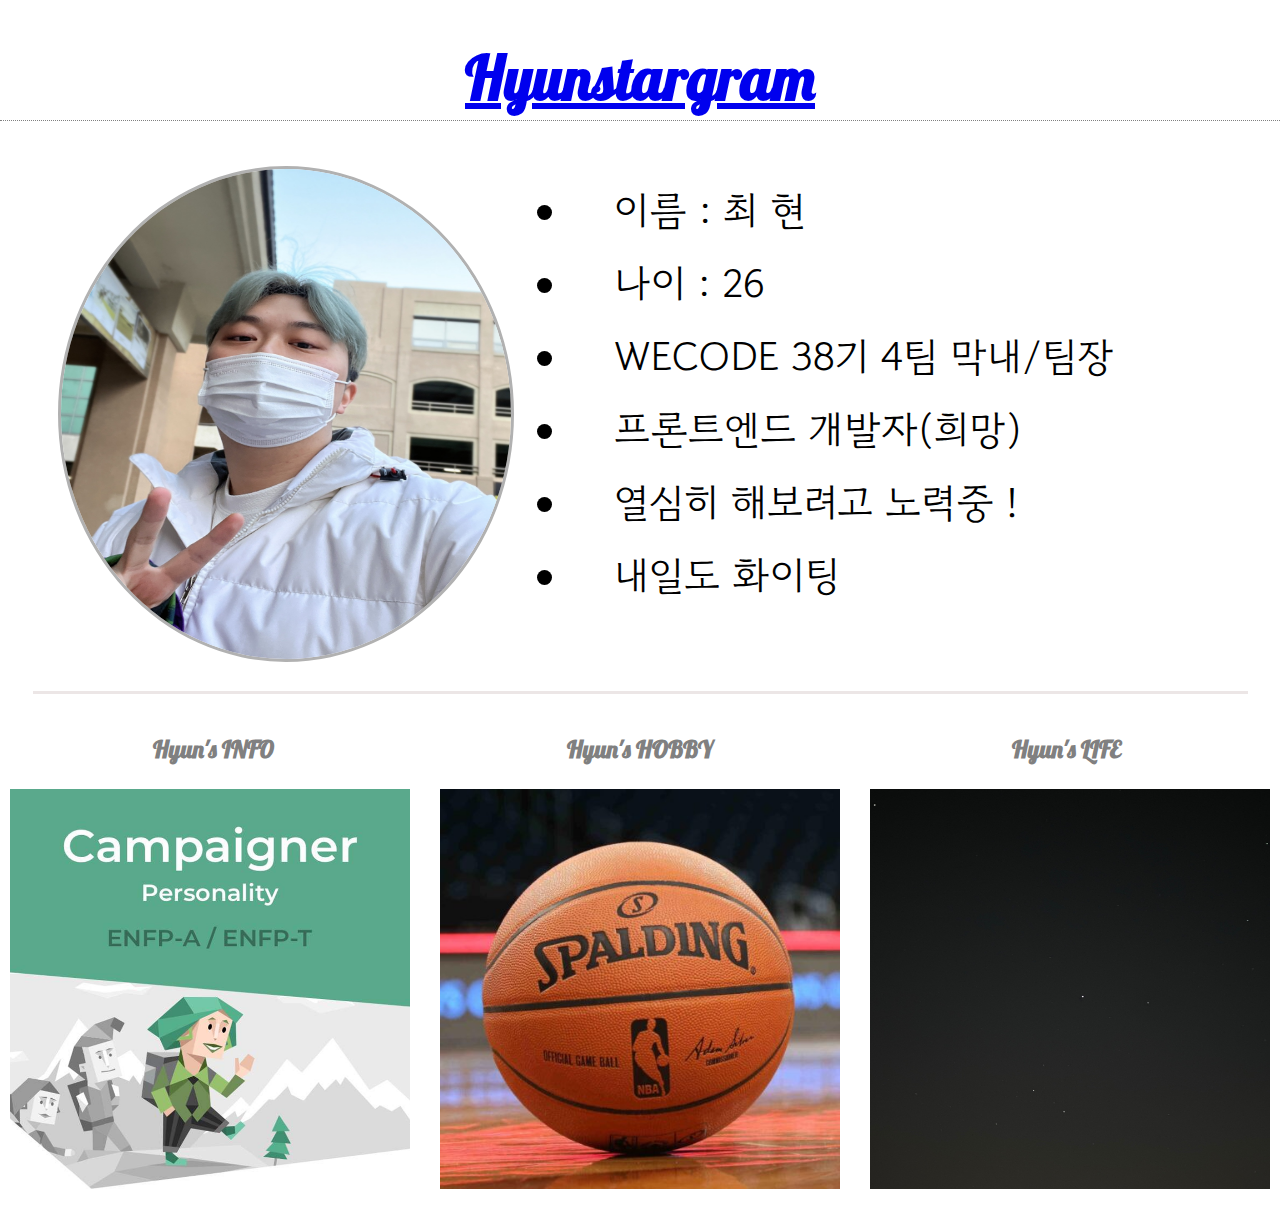
<file: index.html>
<!DOCTYPE html>
<html lang="en">
<head>
    <meta charset="UTF-8">
    <meta http-equiv="X-UA-Compatible" content="IE=edge">
    <meta name="viewport" content="width=device-width, initial-scale=1.0">
    <title>Profile-최현</title>
    <link rel="stylesheet" href="style.css">
    <link rel="preconnect" href="https://fonts.googleapis.com">
    <link rel="preconnect" href="https://fonts.gstatic.com" crossorigin>
    <link href="https://fonts.googleapis.com/css2?family=Gowun+Dodum&family=Lobster&display=swap" rel="stylesheet">
</head>
<body>
    <div class=frame>
        <nav class="mainbar">
           <h1 style="font-family: 'Lobster'; pointer-events: none;"><a href="index.html">Hyunstargram</a></h1>
        </nav>
        <div class="first-mid" >
            <div class="profileimg"><img src="profileIMG.jpg" alt="내얼굴" style=float:left>
                <li>이름 : 최 현</li>
                <li>나이 : 26</li>
                <li>WECODE 38기 4팀 막내/팀장</li>
                <li>프론트엔드 개발자(희망)</li>
                <li>열심히 해보려고 노력중 !</li>
                <li>내일도 화이팅</li>
            </div>
        </div>
        <div class="nametag">
            <h2>Hyun's INFO</h2>
            <h2>Hyun's HOBBY</h2>
            <h2>Hyun's LIFE</h2>
        </div>
        <div class="second-mid">
            <a href="enfp.html"><img src="enfp.png" ></a>
            <a href="basketball.html"><img src="basketball.jpg"></a>
            <a href="star.html"><img src="star2.jpg" ></a>           
        </div>
        <footer class ="last-footer">
        </footer>
    </div>
</body>
</html>
</file>
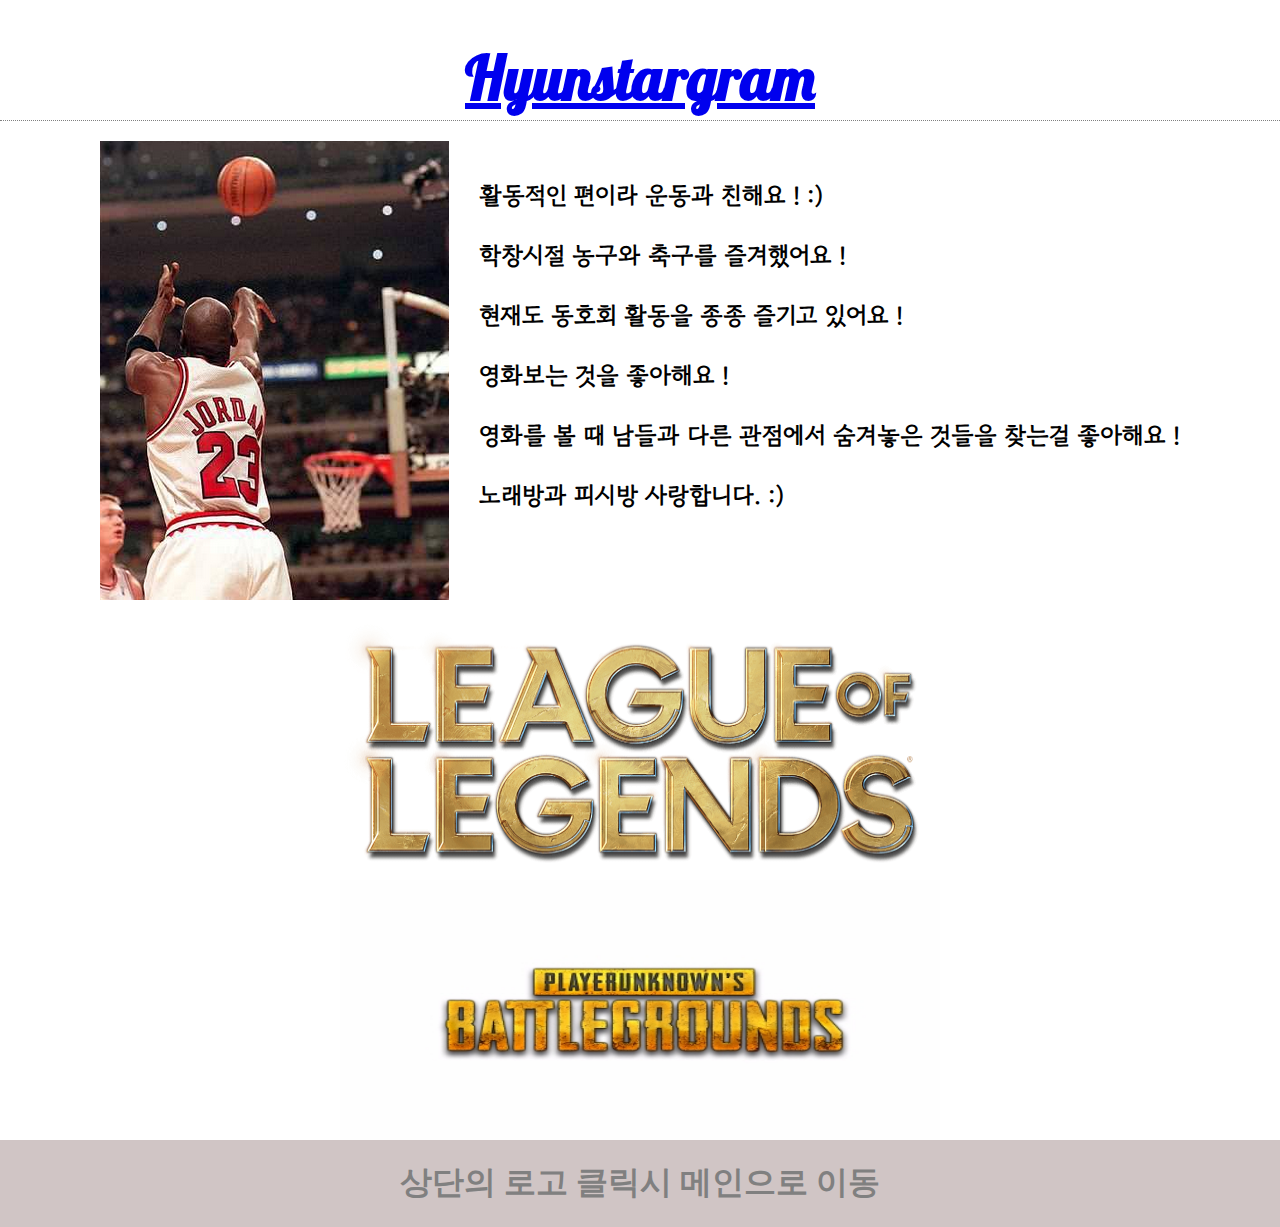
<file: basketball.html>
<!DOCTYPE html>
<html lang="en">
<head>
    <meta charset="UTF-8">
    <meta http-equiv="X-UA-Compatible" content="IE=edge">
    <meta name="viewport" content="width=device-width, initial-scale=1.0">
    <title>Profile-최현</title>
    <link rel="stylesheet" href="style.css">
    <link rel="preconnect" href="https://fonts.googleapis.com">
    <link rel="preconnect" href="https://fonts.gstatic.com" crossorigin>
    <link href="https://fonts.googleapis.com/css2?family=Gowun+Dodum&family=Lobster&display=swap" rel="stylesheet">
</head>
<body>
    <div class=frame>
        <nav class="mainbar">
           <h1 style="font-family: 'Lobster';"><a href="index.html">Hyunstargram</a></h1>
        </nav>
        <div class="enfp">
        <img src="jordan.png">
        <p style="font-family:'Gowun Dodum' , sans-serif;"> 
            활동적인 편이라 운동과 친해요 ! :)<br>
            학창시절 농구와 축구를 즐겨했어요 !<br>
            현재도 동호회 활동을 종종 즐기고 있어요 !<br> 
            영화보는 것을 좋아해요 ! <br>
            영화를 볼 때 남들과 다른 관점에서 숨겨놓은 것들을 찾는걸 좋아해요 ! <br>
            노래방과 피시방 사랑합니다. :) <br>
            </p>
        </div>
        <div class="logo">
            <img src="lollogo.png" >
            <img src="pubglogo.jpg" >
        </div>
    </div>
    <div class="last-footer">
<h1 style="color: gray; text-align: center;">상단의 로고 클릭시 메인으로 이동</h1>
    </div>
</body>
</html>
</file>
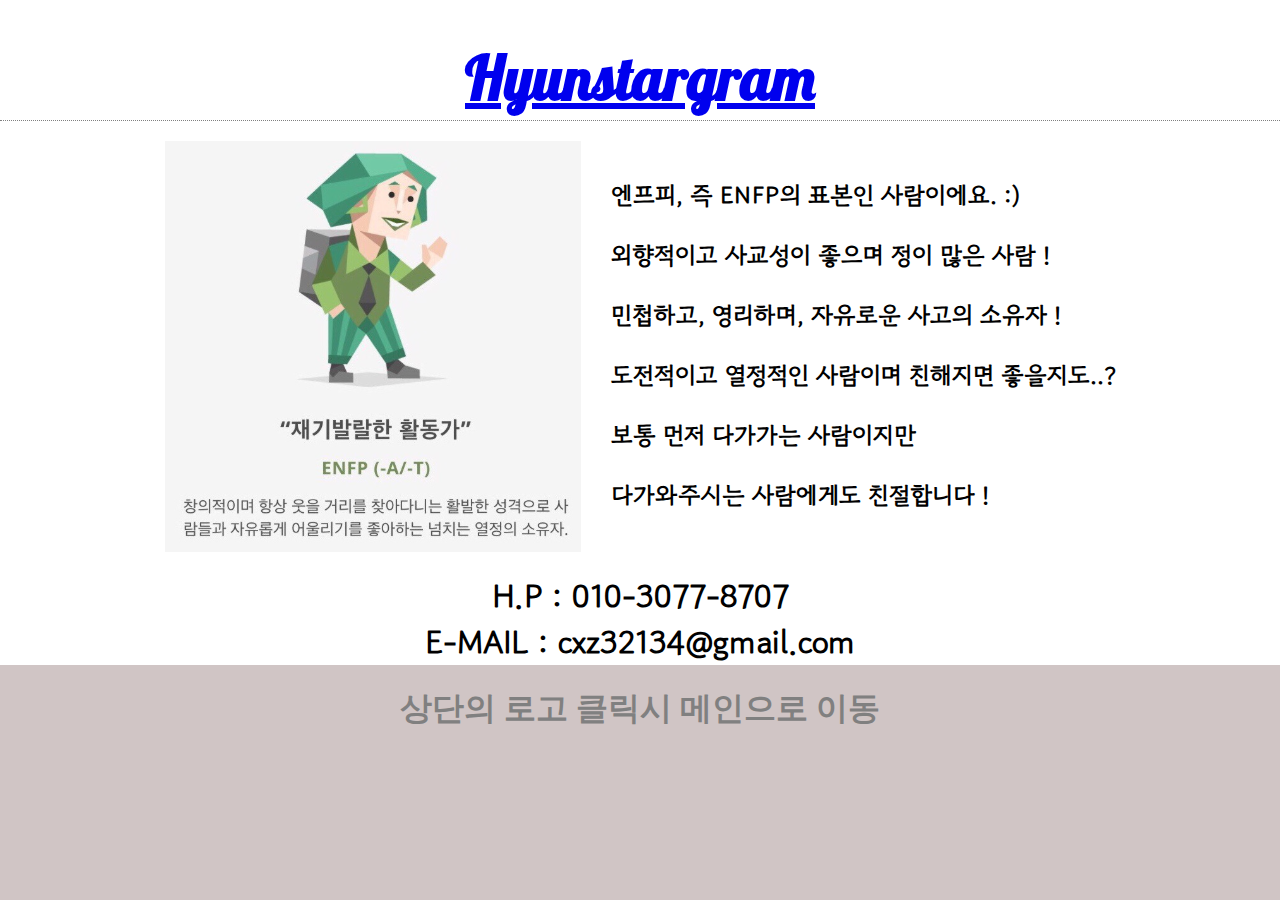
<file: enfp.html>
<!DOCTYPE html>
<html lang="en">
<head>
    <meta charset="UTF-8">
    <meta http-equiv="X-UA-Compatible" content="IE=edge">
    <meta name="viewport" content="width=device-width, initial-scale=1.0">
    <title>Profile-최현</title>
    <link rel="stylesheet" href="style.css">
    <link rel="preconnect" href="https://fonts.googleapis.com">
    <link rel="preconnect" href="https://fonts.gstatic.com" crossorigin>
    <link href="https://fonts.googleapis.com/css2?family=Gowun+Dodum&family=Lobster&display=swap" rel="stylesheet">
</head>
<body>
    <div class=frame>
        <nav class="mainbar">
           <h1 style="font-family: 'Lobster';"><a href="index.html">Hyunstargram</a></h1>
        </nav>
        <div class="enfp">
        <img src="enfp2.png">
        <p style="font-family:'Gowun Dodum' , sans-serif;"> 
            엔프피, 즉 ENFP의 표본인 사람이에요. :)<br>
            외향적이고 사교성이 좋으며 정이 많은 사람 ! <br> 
            민첩하고, 영리하며, 자유로운 사고의 소유자 ! <br>
            도전적이고 열정적인 사람이며 친해지면 좋을지도..? <br>
            보통 먼저 다가가는 사람이지만<br>
            다가와주시는 사람에게도 친절합니다 !</p>
        </div>
        <h1 style="font-family:'Gowun Dodum' , sans-serif; text-align: center;">H.P : 010-3077-8707 <br>
        E-MAIL : cxz32134@gmail.com</h1>
    </div>
    <div class="last-footer">
<h1 style="color: gray; text-align: center;">상단의 로고 클릭시 메인으로 이동</h1>
    </div>
</body>
</html>
</file>
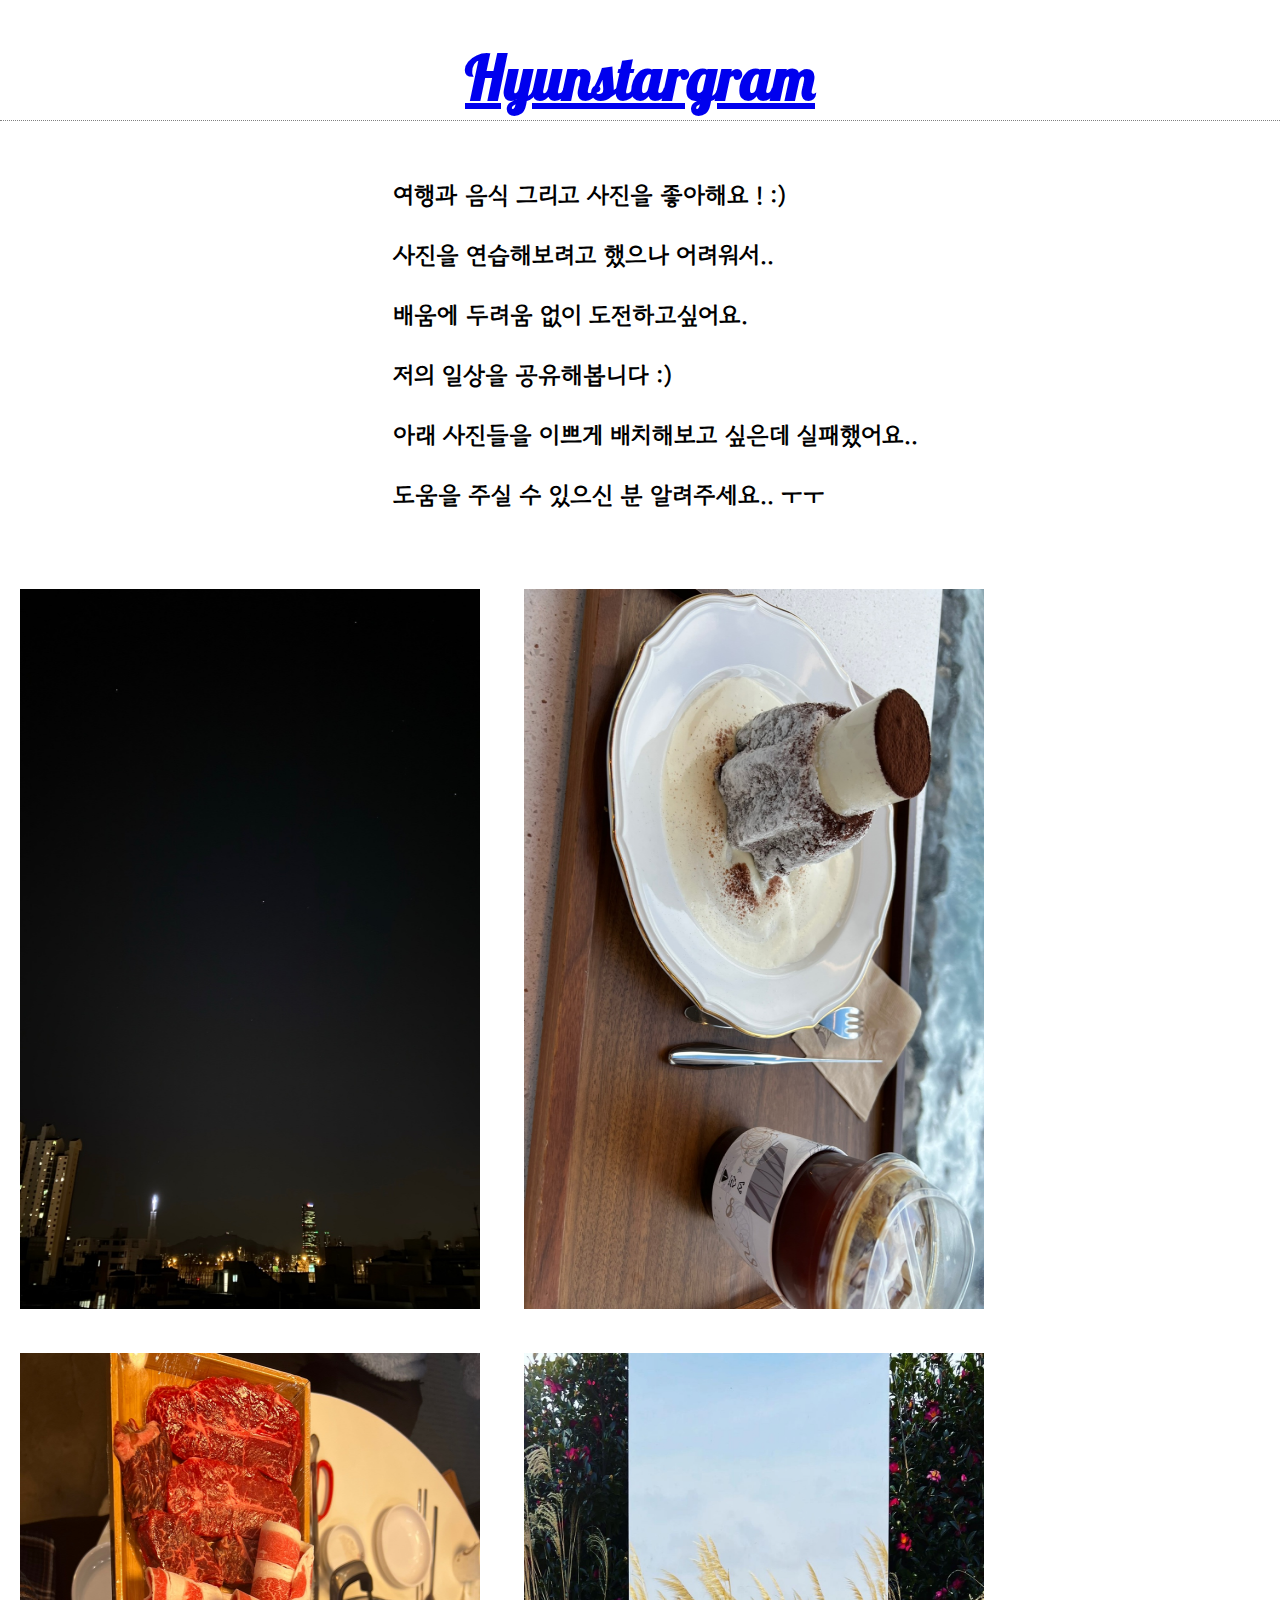
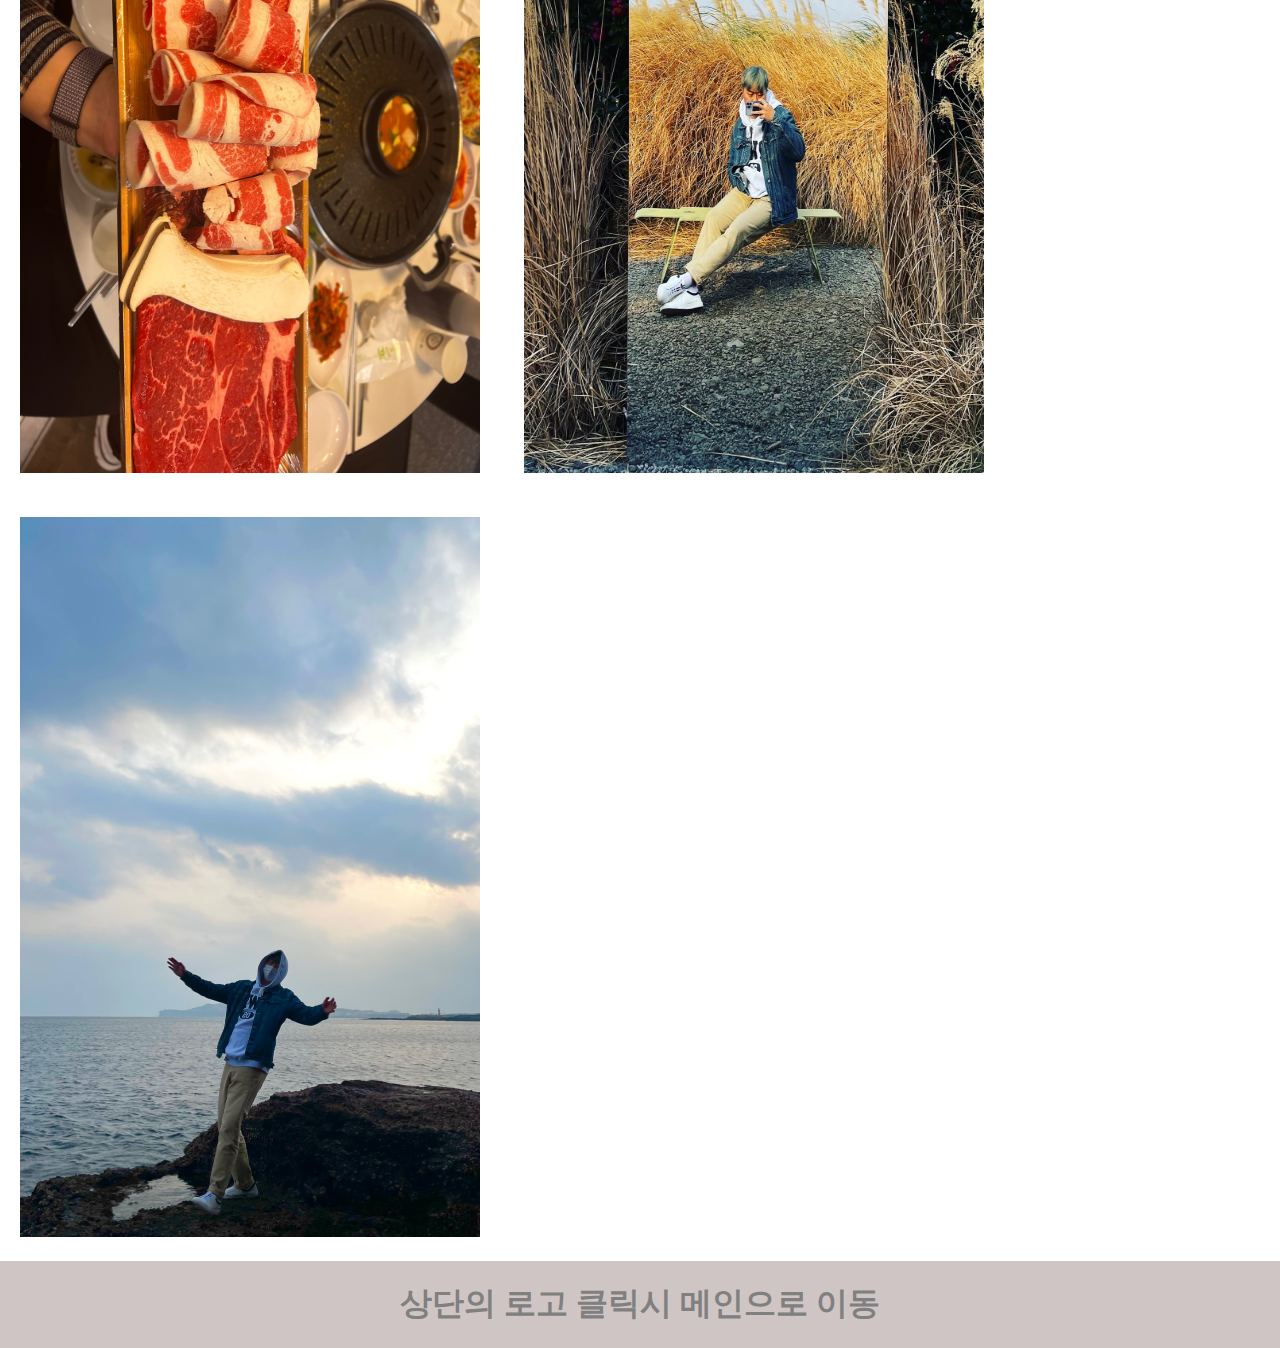
<file: star.html>
<!DOCTYPE html>
<html lang="en">
<head>
    <meta charset="UTF-8">
    <meta http-equiv="X-UA-Compatible" content="IE=edge">
    <meta name="viewport" content="width=device-width, initial-scale=1.0">
    <title>Profile-최현</title>
    <link rel="stylesheet" href="style.css">
    <link rel="preconnect" href="https://fonts.googleapis.com">
    <link rel="preconnect" href="https://fonts.gstatic.com" crossorigin>
    <link href="https://fonts.googleapis.com/css2?family=Gowun+Dodum&family=Lobster&display=swap" rel="stylesheet">
</head>
<body>
    <div class=frame>
        <nav class="mainbar">
           <h1 style="font-family: 'Lobster';"><a href="index.html">Hyunstargram</a></h1>
        </nav>
        <div class="enfp">
        <p style="font-family:'Gowun Dodum' , sans-serif;"> 
            여행과 음식 그리고 사진을 좋아해요 ! :)<br>
            사진을 연습해보려고 했으나 어려워서.. <br> 
            배움에 두려움 없이 도전하고싶어요. <br>
            저의 일상을 공유해봅니다 :) <br>
            아래 사진들을 이쁘게 배치해보고 싶은데 실패했어요..<br>
            도움을 주실 수 있으신 분 알려주세요.. ㅜㅜ
            </p>
        </div>
        <div class="life">
            <img src="star1.jpg">
            <img src="cafe.jpg" >
            <img src="food.jpg" >
            <img src="travel1.jpg">
            <img src="travel2.jpg">
        </div>
    </div>
    <div class="last-footer">
<h1 style="color: gray; text-align: center;">상단의 로고 클릭시 메인으로 이동</h1>
    </div>
</body>
</html>
</file>
<file: style.css>
body{
    background-color: rgb(208, 197, 197);
    margin: 0px;
}
.frame{
    background-color: white;
}
#grid{
    display: grid;
    grid-template-columns: 400px;
}
.mainbar{
    font-size: 30px;
    display: flex;
    justify-content: center;
    border-bottom: dotted;
    border-width: 1px;
    border-color:gray;
    height: 120px;
    vertical-align: middle;
    padding: 0px;
}
.profileimg{
    width: 1380px;
    height: 500px;
    margin: 0 auto;
    padding: 25px;
    border-bottom: solid;
    border-color: rgb(236, 230, 230);
    border-width: 3px;
}
.first-mid{
    width: 1215px;
    margin: 0 auto;
    padding: 20px;
    display: flex;
    justify-content: center;
}
.first-mid > div img{
    width: 450px;
    height: 490px;
    border-radius: 50%;
    border: solid;
    border-color: rgb(177, 177, 177);
    margin-right: 100px;
}
.first-mid li{
    font-size: 40px;
    padding-left: 40px;
    margin: 15px;
    font-family: 'Gowun Dodum',sans-serif;
}
.second-mid{
    display: flex;
    justify-content: center;
    margin: 0 auto;
}
.second-mid img{
    width: 400px;
    height: 400px;
    margin: 15px;
}
.second-mid :hover{
    opacity: 80%;
}
.enfp{
    display: flex;
    justify-content: center;
    margin: 20px;
    font-size: x-large;
    font-weight: bold;
}
.nametag{
    display: flex;
    justify-content: center;
    margin: 0 auto;
    font-family: 'Lobster';
}
.nametag h2{
    width: 430px;
    height: 20px;
    text-align: center;
    color: gray;
    display: flex;
    justify-content: center;
}
.enfp p{
    margin-left: 30px;
    line-height: 60px;
}
.logo img{
    width: 600px;
    height: 260px;
    justify-content: center;
    display: flex;
    margin: 0 auto;
}
.life img{
    width: 460px;
    height: 720px;
    margin: 20px;
    
}
</file>
